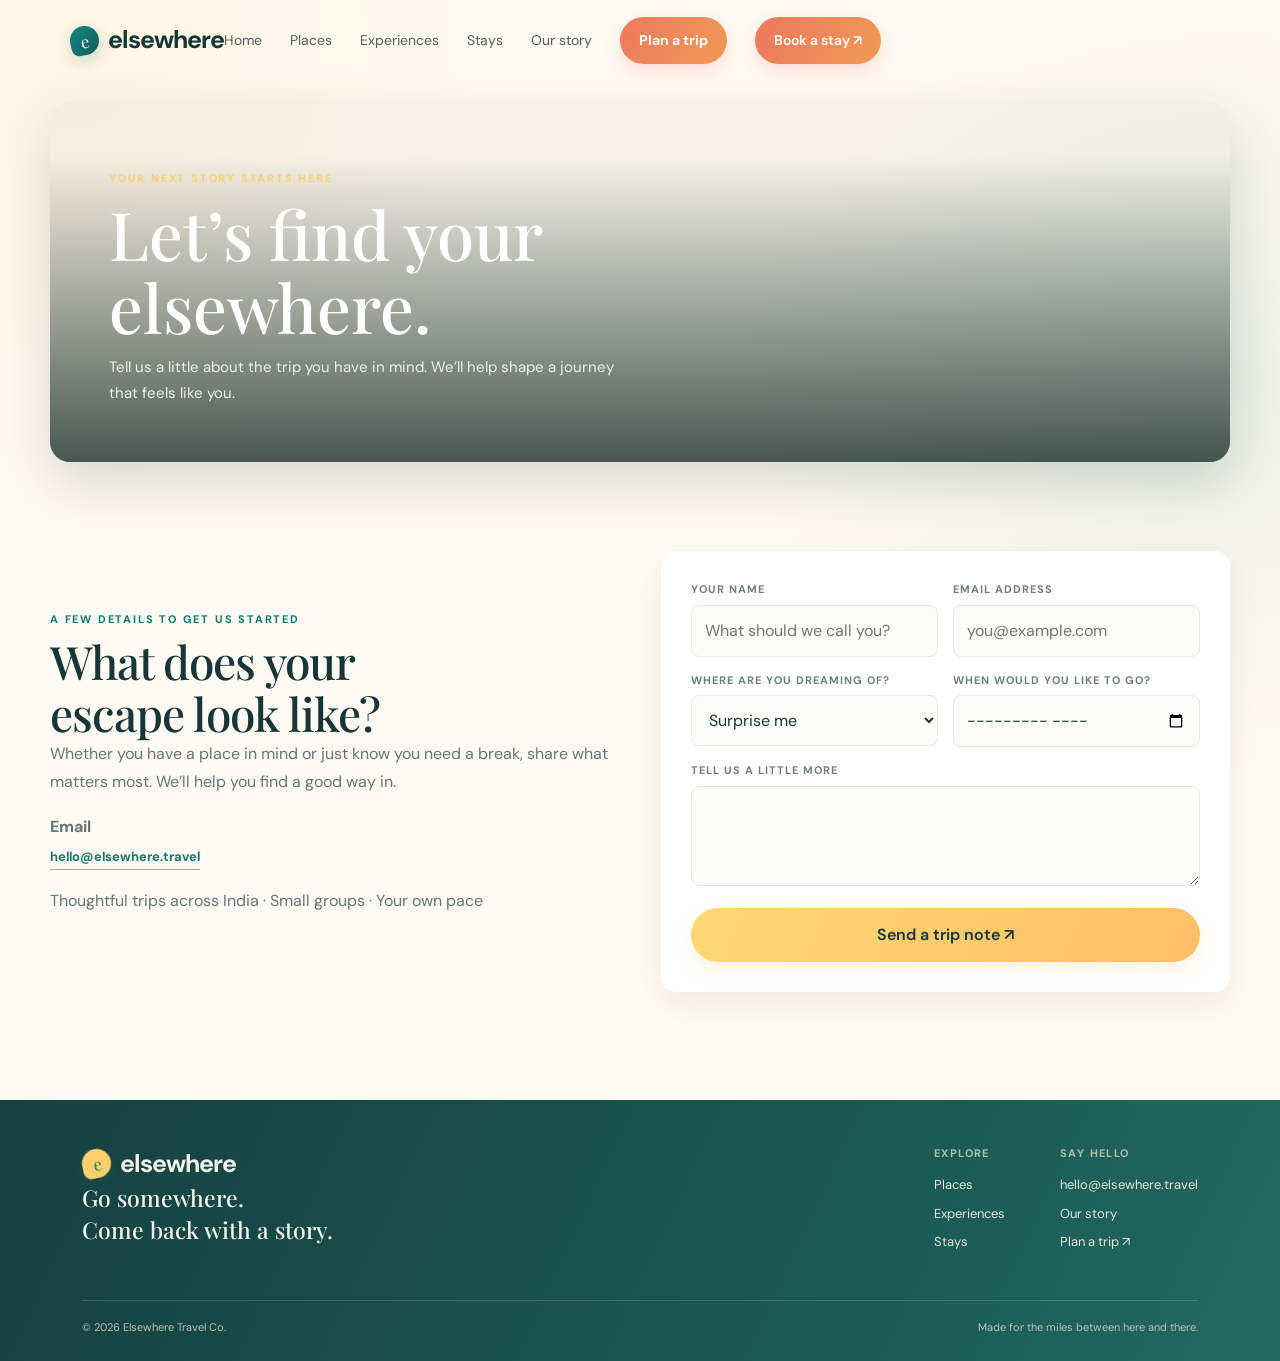
<file: plan.html>
<!doctype html>
<html lang="en">
  <head>
    <meta charset="utf-8">
    <meta name="viewport" content="width=device-width,initial-scale=1">
    <meta name="theme-color" content="#f7f5ef">
    <meta name="description" content="Tell us what your kind of escape looks like.">
    <title>Plan a trip — Elsewhere</title>
    <link rel="preconnect" href="https://fonts.googleapis.com">
    <link rel="preconnect" href="https://fonts.gstatic.com" crossorigin>
    <link href="https://fonts.googleapis.com/css2?family=DM+Sans:wght@400;500;600;700&family=Playfair+Display:wght@500;600;700&display=swap" rel="stylesheet">
    <link href="https://cdn.jsdelivr.net/npm/bootstrap@5.3.3/dist/css/bootstrap.min.css" rel="stylesheet" integrity="sha384-QWTKZyjpPEjISv5WaRU9OFeRpok6YctnYmDr5pNlyT2bRjXh0JMhjY6hW+ALEwIH" crossorigin="anonymous">
    <link rel="stylesheet" href="styles.css">
  </head>
  <body>
    <header class="container wrap nav navbar navbar-expand-lg">
      <a class="brand" href="index.html">
        <span class="brand-mark">e</span> elsewhere</a>
        <button class="menu-toggle navbar-toggler" data-bs-toggle="collapse" data-bs-target="#primaryNav" aria-controls="primaryNav" aria-label="Toggle navigation" aria-expanded="false">☰</button>
        <nav class="nav-links collapse navbar-collapse" id="primaryNav">
          <a href="index.html">Home</a>
          <a href="destinations.html">Places</a>
          <a href="experiences.html">Experiences</a>
          <a href="stays.html">Stays</a>
          <a href="about.html">Our story</a>
          <a href="plan.html" class="nav-cta active" aria-current="page">Plan a trip</a>
          <a href="booking.html" class="nav-cta">Book a stay ↗</a>
        </nav>
      </header>
      <main>
        <section class="page-hero wrap" style="background-image:url('https://images.unsplash.com/photo-1500530855697-b586d89ba3ee?auto=format&fit=crop&w=1800&q=85')">
          <div class="page-hero-copy">
            <div class="eyebrow">Your next story starts here</div>
            <h1>Let’s find your elsewhere.</h1>
            <p>Tell us a little about the trip you have in mind. We’ll help shape a journey that feels like you.</p>
          </div>
        </section>
        <section class="section wrap split">
          <div>
            <div class="kicker">A few details to get us started</div>
            <h2>What does your escape look like?</h2>
            <p>Whether you have a place in mind or just know you need a break, share what matters most. We’ll help you find a good way in.</p>
            <p>
              <strong>Email</strong>
              <br>
              <a class="text-link" href="mailto:hello@elsewhere.travel">hello@elsewhere.travel</a>
            </p>
            <p>Thoughtful trips across India · Small groups · Your own pace</p>
          </div>
          <form class="form-card" id="trip-form">
            <div class="form-grid">
              <div>
                <label for="name">Your name</label>
                <input required id="name" placeholder="What should we call you?">
              </div>
              <div>
                <label for="email">Email address</label>
                <input required type="email" id="email" placeholder="you@example.com">
              </div>
              <div>
                <label for="destination">Where are you dreaming of?</label>
                <select id="destination">
                  <option>Surprise me</option>
                  <option>Rajasthan</option>
                  <option>Himachal Pradesh</option>
                  <option>Kerala</option>
                  <option>Meghalaya</option>
                  <option>Goa</option>
                  <option>Ladakh</option>
                </select>
              </div>
              <div>
                <label for="month">When would you like to go?</label>
                <input id="month" type="month">
              </div>
              <div class="full">
                <label for="notes">Tell us a little more</label>
                <textarea id="notes" placeholder="A slow week, a mountain trail, a family adventure…">
                </textarea>
              </div>
              <button class="btn full" type="submit">Send a trip note ↗</button>
            </div>
          </form>
        </section>
      </main>
      <footer class="footer">
        <div class="container wrap">
          <div class="footer-top">
            <div>
              <a class="brand" href="index.html">
                <span class="brand-mark" style="background:var(--lime);color:var(--green)">e</span> elsewhere</a>
                <p class="footer-note">Go somewhere.<br>Come back with a story.</p>
              </div>
              <div class="footer-links">
                <div class="footer-col">
                  <strong>Explore</strong>
                  <a href="destinations.html">Places</a>
                  <a href="experiences.html">Experiences</a>
                  <a href="stays.html">Stays</a>
                </div>
                <div class="footer-col">
                  <strong>Say hello</strong>
                  <a href="mailto:hello@elsewhere.travel">hello@elsewhere.travel</a>
                  <a href="about.html">Our story</a>
                  <a href="plan.html">Plan a trip ↗</a>
                </div>
              </div>
            </div>
            <div class="footer-bottom">
              <span>© 2026 Elsewhere Travel Co.</span>
              <span>Made for the miles between here and there.</span>
            </div>
          </div>
        </footer>
        <div class="toast" role="status" aria-live="polite">
        </div>
        <script src="https://cdn.jsdelivr.net/npm/bootstrap@5.3.3/dist/js/bootstrap.bundle.min.js" integrity="sha384-YvpcrYf0tY3lHB60NNkmXc5s9fDVZLESaAA55NDzOxhy9GkcIdslK1eN7N6jIeHz" crossorigin="anonymous">
        </script>
        <script src="site.js">
        </script>
      </body>
    </html>
</file>
<file: styles.css>
:root {
  --ink:#172a27;
  --muted:#68736b;
  --cream:#f7f5ef;
  --green:#315a4c;
  --lime:#d6e59b;
  --line:#e5e5dc;
  --serif:'Playfair Display',Georgia,serif;
  --sans:'DM Sans',Arial,sans-serif
}
* {
  box-sizing:border-box
}
html {
  scroll-behavior:smooth
}
body {
  margin:0;
  background:var(--cream);
  color:var(--ink);
  font-family:var(--sans)
}
a {
  color:inherit;
  text-decoration:none
}
button,input,select,textarea {
  font:inherit
}
.wrap {
  width:min(1180px,calc(100% - 48px));
  margin:auto
}
.nav {
  height:80px;
  display:flex;
  align-items:center;
  justify-content:space-between
}
.brand {
  font-weight:700;
  letter-spacing:-1px;
  font-size:25px;
  display:flex;
  gap:9px;
  align-items:center
}
.brand-mark {
  width:29px;
  height:29px;
  background:var(--green);
  color:white;
  border-radius:50% 50% 50% 8px;
  display:grid;
  place-items:center;
  font:17px var(--serif);
  transform:rotate(-12deg)
}
.nav-links {
  display:flex;
  gap:28px;
  align-items:center;
  color:#536159;
  font-size:14px
}
.nav-links a:hover,.nav-links a.active {
  color:var(--green)
}
.nav-links a.active {
  font-weight:700
}
.nav-cta,.btn {
  padding:13px 19px;
  border-radius:30px;
  background:var(--green);
  color:white!important;
  font-weight:600
}
.menu-toggle {
  display:none;
  border:0;
  background:transparent;
  font-size:24px;
  color:var(--ink)
}
.hero {
  padding:24px 0 64px
}
.hero-shell {
  position:relative;
  border-radius:22px;
  min-height:555px;
  overflow:hidden;
  background:#718675 center/cover;
  display:flex;
  align-items:center
}
.hero-shell:before {
  content:"";
  position:absolute;
  inset:0;
  background:linear-gradient(90deg,rgba(15,35,31,.73),rgba(15,35,31,.23) 62%,rgba(15,35,31,.04))
}
.hero-copy {
  position:relative;
  color:white;
  padding:55px 7%;
  max-width:690px
}
.eyebrow,.kicker {
  font-size:11px;
  letter-spacing:1.8px;
  text-transform:uppercase;
  font-weight:700
}
.hero h1 {
  font:500 clamp(48px,7vw,82px)/1.05 var(--serif);
  letter-spacing:-2px;
  margin:22px 0 18px
}
.hero p {
  max-width:430px;
  line-height:1.75;
  color:#f0f1e8;
  font-size:16px;
  margin:0 0 28px
}
.btn {
  display:inline-flex;
  align-items:center;
  justify-content:center;
  gap:10px;
  background:var(--lime);
  color:var(--ink)!important;
  cursor:pointer;
  border:0;
  padding:15px 21px;
  transition:.2s
}
.btn:hover {
  transform:translateY(-2px);
  background:#e0eca9
}
.section {
  padding:39px 0 68px
}
.section-head {
  display:flex;
  align-items:end;
  justify-content:space-between;
  margin-bottom:25px
}
.kicker {
  color:#77836f
}
.section h2 {
  font:500 clamp(34px,4vw,46px)/1.12 var(--serif);
  letter-spacing:-1px;
  margin:9px 0 0
}
.section-head p {
  color:var(--muted);
  font-size:14px;
  margin:0 0 4px
}
.text-link {
  font-size:13px;
  font-weight:700;
  color:var(--green);
  border-bottom:1px solid #9aad91;
  padding-bottom:4px
}
.card {
  background:#fff;
  border-radius:14px;
  overflow:hidden;
  transition:transform .25s,box-shadow .25s
}
.card:hover {
  transform:translateY(-4px);
  box-shadow:0 12px 32px #172a2717
}
.card img {
  width:100%;
  height:235px;
  object-fit:cover;
  display:block
}
.card-body {
  padding:19px 20px 22px
}
.card-tag {
  font-size:10px;
  letter-spacing:1.2px;
  text-transform:uppercase;
  color:#78866f;
  font-weight:700
}
.card h3 {
  font:500 25px var(--serif);
  margin:8px 0
}
.card p {
  color:var(--muted);
  font-size:13px;
  line-height:1.65;
  margin:0
}
.banner {
  padding:54px 0;
  background:#e9eee2;
  margin:20px 0
}
.banner-inner {
  display:flex;
  align-items:center;
  justify-content:space-between;
  gap:30px
}
.banner blockquote {
  font:500 clamp(26px,3vw,38px)/1.35 var(--serif);
  max-width:760px;
  margin:0
}
.page-hero {
  border-radius:20px;
  min-height:360px;
  background-position:center;
  background-size:cover;
  display:flex;
  align-items:end;
  position:relative;
  overflow:hidden;
  margin:22px auto 50px;
  color:white
}
.page-hero:before {
  content:"";
  position:absolute;
  inset:0;
  background:linear-gradient(0deg,rgba(15,35,31,.76),rgba(15,35,31,.04) 85%)
}
.page-hero-copy {
  position:relative;
  padding:40px 5%;
  max-width:790px
}
.page-hero h1 {
  font:500 clamp(42px,6vw,67px)/1.08 var(--serif);
  margin:12px 0
}
.page-hero p {
  font-size:15px;
  line-height:1.7;
  max-width:530px;
  color:#f0f1e8
}
.split {
  display:grid;
  grid-template-columns:1fr 1fr;
  gap:42px;
  align-items:center
}
.split img {
  width:100%;
  height:390px;
  object-fit:cover;
  border-radius:15px
}
.split p {
  color:var(--muted);
  line-height:1.8
}
.form-card {
  background:#fff;
  padding:30px;
  border-radius:15px;
  box-shadow:0 12px 40px #172a2710
}
.form-grid {
  display:grid;
  grid-template-columns:1fr 1fr;
  gap:15px
}
.form-card label {
  display:block;
  font-size:11px;
  text-transform:uppercase;
  letter-spacing:1px;
  color:#718075;
  font-weight:700;
  margin:0 0 7px
}
.form-card input,.form-card select,.form-card textarea {
  width:100%;
  padding:13px;
  border:1px solid var(--line);
  border-radius:8px;
  background:#fcfcf9;
  color:var(--ink)
}
.form-card textarea {
  min-height:100px;
  resize:vertical
}
.full {
  grid-column:1/-1
}
.footer {
  background:#19362f;
  color:#f4f1e8;
  padding:45px 0 25px;
  margin-top:40px
}
.footer-top {
  display:flex;
  justify-content:space-between;
  gap:40px;
  padding-bottom:38px
}
.footer-note {
  font:500 23px/1.4 var(--serif);
  max-width:330px
}
.footer-links {
  display:flex;
  gap:55px
}
.footer-col strong {
  display:block;
  font-size:11px;
  text-transform:uppercase;
  letter-spacing:1.4px;
  color:#aebfae;
  margin-bottom:14px
}
.footer-col a {
  display:block;
  font-size:13px;
  color:#e2e7dc;
  margin:9px 0
}
.footer-bottom {
  border-top:1px solid #ffffff24;
  padding-top:18px;
  display:flex;
  justify-content:space-between;
  font-size:11px;
  color:#b6c2b5
}
.toast {
  position:fixed;
  bottom:24px;
  left:50%;
  transform:translate(-50%,20px);
  opacity:0;
  pointer-events:none;
  background:#172a27;
  color:white;
  padding:13px 19px;
  border-radius:30px;
  font-size:13px;
  transition:.25s;
  z-index:5
}
.toast.show {
  opacity:1;
  transform:translate(-50%,0)
}
.nav-links.show {
  display:flex
}
@media(max-width:991px) {
  .nav-links.show {
    display:flex
  }
  .wrap {
    width:calc(100% - 34px)
  }
  .nav {
    height:70px
  }
  .menu-toggle {
    display:block
  }
  .nav-links {
    display:none;
    position:absolute;
    z-index:5;
    top:64px;
    left:17px;
    right:17px;
    background:#fff;
    padding:18px;
    border-radius:12px;
    box-shadow:0 10px 30px #172a2720;
    align-items:stretch;
    flex-direction:column;
    gap:18px
  }
  .hero {
    padding:15px 0 42px
  }
  .hero-shell {
    min-height:500px
  }
  .hero-copy {
    padding:30px 25px
  }
  .hero h1 {
    letter-spacing:-1px
  }
  .section {
    padding:30px 0 48px
  }
  .section-head {
    align-items:start;
    gap:12px
  }
  .section-head p {
    display:none
  }
  .card img {
    height:175px
  }
  .card-body {
    padding:15px
  }
  .card h3 {
    font-size:21px
  }
  .page-hero {
    min-height:330px;
    margin:14px auto 35px
  }
  .page-hero-copy {
    padding:28px
  }
  .split {
    grid-template-columns:1fr;
    gap:22px
  }
  .split img {
    height:280px
  }
  .banner-inner {
    display:block
  }
  .footer-top {
    display:block
  }
  .footer-links {
    margin-top:25px;
    gap:30px
  }
  .footer-bottom {
    gap:12px;
    flex-wrap:wrap
  }
}
@media(max-width:480px) {
  .card img {
    height:220px
  }
  .form-grid {
    grid-template-columns:1fr
  }
  .full {
    grid-column:auto
  }
  .footer-links {
    gap:20px
  }
}
.booking-intro {
  padding:42px 0 22px
}
.booking-intro h1 {
  font:500 clamp(42px,6vw,64px)/1.1 var(--serif);
  margin:10px 0
}
.booking-intro p {
  color:var(--muted);
  line-height:1.7;
  max-width:570px
}
.booking-search {
  display:grid;
  grid-template-columns:1.25fr 1fr 1fr .8fr auto;
  gap:10px;
  align-items:end;
  padding:19px;
  background:#fff;
  border:1px solid var(--line);
  border-radius:14px;
  box-shadow:0 12px 35px #172a2710
}
.booking-search label {
  display:block;
  font-size:10px;
  text-transform:uppercase;
  letter-spacing:1px;
  color:#718075;
  font-weight:700;
  margin:0 0 7px
}
.booking-search select,.booking-search input {
  width:100%;
  padding:13px;
  border:1px solid var(--line);
  border-radius:8px;
  background:#fcfcf9;
  color:var(--ink)
}
.booking-results {
  padding:42px 0 65px
}
.results-head {
  display:flex;
  justify-content:space-between;
  align-items:end;
  margin-bottom:20px
}
.results-head h2 {
  font:500 32px var(--serif);
  margin:6px 0
}
.results-meta {
  font-size:13px;
  color:var(--muted)
}
.stay-list {
  display:grid;
  gap:15px
}
.stay-result {
  background:#fff;
  border-radius:14px;
  overflow:hidden;
  display:grid;
  grid-template-columns:270px 1fr 190px;
  min-height:210px;
  border:1px solid #ecece5
}
.stay-result img {
  width:100%;
  height:100%;
  min-height:210px;
  object-fit:cover
}
.stay-info {
  padding:22px
}
.stay-info h3 {
  font:500 25px var(--serif);
  margin:8px 0
}
.stay-info p {
  font-size:13px;
  color:var(--muted);
  line-height:1.6;
  max-width:520px
}
.stay-location {
  font-size:10px;
  text-transform:uppercase;
  letter-spacing:1.2px;
  color:#74836f;
  font-weight:700
}
.stay-perks {
  font-size:12px;
  color:#536159
}
.stay-price {
  padding:22px;
  border-left:1px solid var(--line);
  display:flex;
  flex-direction:column;
  justify-content:center;
  align-items:flex-start
}
.price {
  font:500 25px var(--serif)
}
.price small {
  font:12px var(--sans);
  color:var(--muted)
}
.price-note {
  font-size:11px;
  color:var(--muted);
  margin:5px 0 16px
}
.stay-price .btn {
  font-size:12px;
  padding:12px 16px
}
.booking-panel {
  display:none;
  margin-top:26px
}
.booking-panel.open {
  display:block
}
.booking-panel h2 {
  font:500 34px var(--serif)
}
.booking-summary {
  background:#e9eee2;
  padding:18px;
  border-radius:10px;
  margin-bottom:20px;
  font-size:13px;
  line-height:1.7
}
.booking-form {
  display:grid;
  grid-template-columns:1fr 1fr;
  gap:15px
}
.booking-form label {
  display:block;
  font-size:11px;
  text-transform:uppercase;
  letter-spacing:1px;
  color:#718075;
  font-weight:700;
  margin-bottom:7px
}
.booking-form input,.booking-form textarea {
  width:100%;
  padding:13px;
  border:1px solid var(--line);
  border-radius:8px;
  background:#fcfcf9
}
.booking-form textarea {
  min-height:90px;
  resize:vertical
}
.booking-form .full {
  grid-column:1/-1
}
.empty-results {
  background:#fff;
  border-radius:12px;
  padding:24px;
  color:var(--muted)
}
@media(max-width:850px) {
  .booking-search {
    grid-template-columns:1fr 1fr
  }
  .booking-search .btn {
    grid-column:span 2
  }
  .stay-result {
    grid-template-columns:220px 1fr
  }
  .stay-result img {
    grid-row:span 2
  }
  .stay-price {
    grid-column:2;
    border-left:0;
    border-top:1px solid var(--line);
    padding:14px 22px;
    flex-direction:row;
    align-items:center;
    justify-content:space-between;
    gap:10px
  }
  .price-note {
    margin:0 auto 0 0
  }
}
@media(max-width:560px) {
  .booking-search {
    grid-template-columns:1fr
  }
  .booking-search .btn {
    grid-column:auto
  }
  .booking-intro {
    padding-top:25px
  }
  .results-head {
    display:block
  }
  .stay-result {
    grid-template-columns:1fr
  }
  .stay-result img {
    height:210px;
    min-height:0
  }
  .stay-price {
    grid-column:auto;
    border-top:1px solid var(--line);
    padding:15px 18px
  }
  .stay-info {
    padding:18px
  }
  .booking-form {
    grid-template-columns:1fr
  }
  .booking-form .full {
    grid-column:auto
  }
}
/* Color and motion layer: vivid accents, soft light, and accessible animations. */
:root {
  --ink: #183638;
  --muted: #647778;
  --cream: #fffaf3;
  --green: #14766d;
  --lime: #ffd06b;
  --line: #e5e9df;
  --coral: #f0785e;
  --mint: #e4f3ec;
  --serif: 'Playfair Display', Georgia, serif;
  --sans: 'DM Sans', Arial, sans-serif;
}

body {
  background:
    radial-gradient(ellipse at 5% 3%, rgba(255, 208, 107, .12), transparent 28rem),
    radial-gradient(ellipse at 96% 28%, rgba(20, 118, 109, .08), transparent 31rem),
    var(--cream);
}

.nav {
  position: relative;
  z-index: 10;
}

.brand-mark {
  background: linear-gradient(145deg, #16897d, #135c65);
  box-shadow: 0 5px 14px rgba(20, 118, 109, .23);
}

.nav-links a {
  transition: color .2s ease, transform .2s ease, background .2s ease;
}

.nav-links a:hover {
  transform: translateY(-2px);
}

.nav-links .nav-cta {
  background: linear-gradient(120deg, var(--coral), #ed9a55);
  box-shadow: 0 7px 18px rgba(240, 120, 94, .22);
  color: #fff !important;
}

.nav-links .nav-cta:hover {
  color: #fff !important;
  box-shadow: 0 10px 24px rgba(240, 120, 94, .34);
}

.hero-shell,
.page-hero {
  box-shadow: 0 22px 55px rgba(24, 54, 56, .17);
}

.hero-shell:after {
  position: absolute;
  right: 7%;
  bottom: 11%;
  width: clamp(90px, 14vw, 170px);
  aspect-ratio: 1;
  border: 1px solid rgba(255, 255, 255, .4);
  border-radius: 50%;
  content: '';
  box-shadow: 0 0 0 16px rgba(255, 255, 255, .07), 0 0 0 32px rgba(255, 255, 255, .04);
  animation: slow-pulse 5s ease-in-out infinite;
}

.hero-copy .eyebrow,
.page-hero-copy .eyebrow {
  color: var(--lime);
}

.btn {
  background: linear-gradient(115deg, #ffd873, #ffbe66);
  color: #183638 !important;
  box-shadow: 0 8px 20px rgba(255, 190, 102, .2);
  transition: transform .22s ease, box-shadow .22s ease, filter .22s ease;
}

.btn:hover {
  background: linear-gradient(115deg, #ffe28e, #ffc878);
  box-shadow: 0 12px 26px rgba(255, 190, 102, .32);
  filter: saturate(1.08);
  transform: translateY(-3px);
}

.btn:focus-visible,
.nav-links a:focus-visible,
.text-link:focus-visible,
.menu-toggle:focus-visible {
  outline: 3px solid var(--coral);
  outline-offset: 4px;
}

.kicker,
.card-tag,
.stay-location {
  color: var(--green);
}

.section h2,
.booking-intro h1,
.page-hero h1 {
  text-wrap: balance;
}

.card {
  border: 1px solid rgba(24, 54, 56, .06);
  box-shadow: 0 9px 26px rgba(24, 54, 56, .055);
}

.card img {
  transition: transform .55s cubic-bezier(.2, .7, .2, 1), filter .35s ease;
}

.card:hover img {
  filter: saturate(1.08);
  transform: scale(1.045);
}

.card:hover {
  border-color: rgba(20, 118, 109, .2);
  box-shadow: 0 18px 38px rgba(24, 54, 56, .12);
}

.banner {
  background: linear-gradient(115deg, #e2f2e8, #fff0d6 75%, #ffe7d8);
}

.quote-mark {
  color: var(--coral);
}

.form-card,
.booking-search,
.stay-result {
  box-shadow: 0 12px 34px rgba(24, 54, 56, .075);
}

.booking-search input:focus,
.booking-search select:focus,
.booking-form input:focus,
.booking-form textarea:focus,
.form-card input:focus,
.form-card select:focus,
.form-card textarea:focus {
  border-color: var(--green);
  box-shadow: 0 0 0 .22rem rgba(20, 118, 109, .14);
  outline: 0;
}

.stay-result {
  transition: border-color .2s ease, box-shadow .2s ease, transform .2s ease;
}

.stay-result:hover {
  border-color: rgba(20, 118, 109, .28);
  box-shadow: 0 16px 35px rgba(24, 54, 56, .12);
  transform: translateY(-2px);
}

.booking-summary {
  background: linear-gradient(120deg, var(--mint), #fff0d6);
  border-left: 4px solid var(--green);
}

.footer {
  background: linear-gradient(115deg, #153f40, #1b5b56 70%, #246961);
}

.toast {
  border: 1px solid rgba(255, 255, 255, .14);
  box-shadow: 0 12px 32px rgba(17, 43, 43, .3);
}

.hero-copy > *,
.page-hero-copy > *,
.section-head,
.booking-search,
.split > *,
.banner-inner > * {
  animation: rise-in .7s cubic-bezier(.2, .7, .25, 1) both;
}

.hero-copy > *:nth-child(2),
.page-hero-copy > *:nth-child(2) {
  animation-delay: .1s;
}

.hero-copy > *:nth-child(3),
.page-hero-copy > *:nth-child(3) {
  animation-delay: .18s;
}

.hero-copy > *:nth-child(4) {
  animation-delay: .26s;
}

.card,
.stay-result {
  animation: rise-in .6s cubic-bezier(.2, .7, .25, 1) both;
}

.card:nth-child(2),
.stay-result:nth-child(2) {
  animation-delay: .08s;
}

.card:nth-child(3),
.stay-result:nth-child(3) {
  animation-delay: .16s;
}

.card:nth-child(4),
.stay-result:nth-child(4) {
  animation-delay: .24s;
}

.card:nth-child(5),
.stay-result:nth-child(5) {
  animation-delay: .32s;
}

.card:nth-child(6),
.stay-result:nth-child(6) {
  animation-delay: .4s;
}

@keyframes rise-in {
  from {
    opacity: 0;
    transform: translateY(18px);
  }

  to {
    opacity: 1;
    transform: translateY(0);
  }
}

@keyframes slow-pulse {
  0%, 100% {
    opacity: .55;
    transform: scale(.96);
  }

  50% {
    opacity: 1;
    transform: scale(1.04);
  }
}

@media (max-width: 991px) {
  .nav-links {
    background: rgba(255, 250, 243, .98);
    border: 1px solid var(--line);
    backdrop-filter: blur(14px);
  }
}

@media (prefers-reduced-motion: reduce) {
  *,
  *::before,
  *::after {
    scroll-behavior: auto !important;
    animation-duration: .01ms !important;
    animation-iteration-count: 1 !important;
    transition-duration: .01ms !important;
  }
}
</file>
